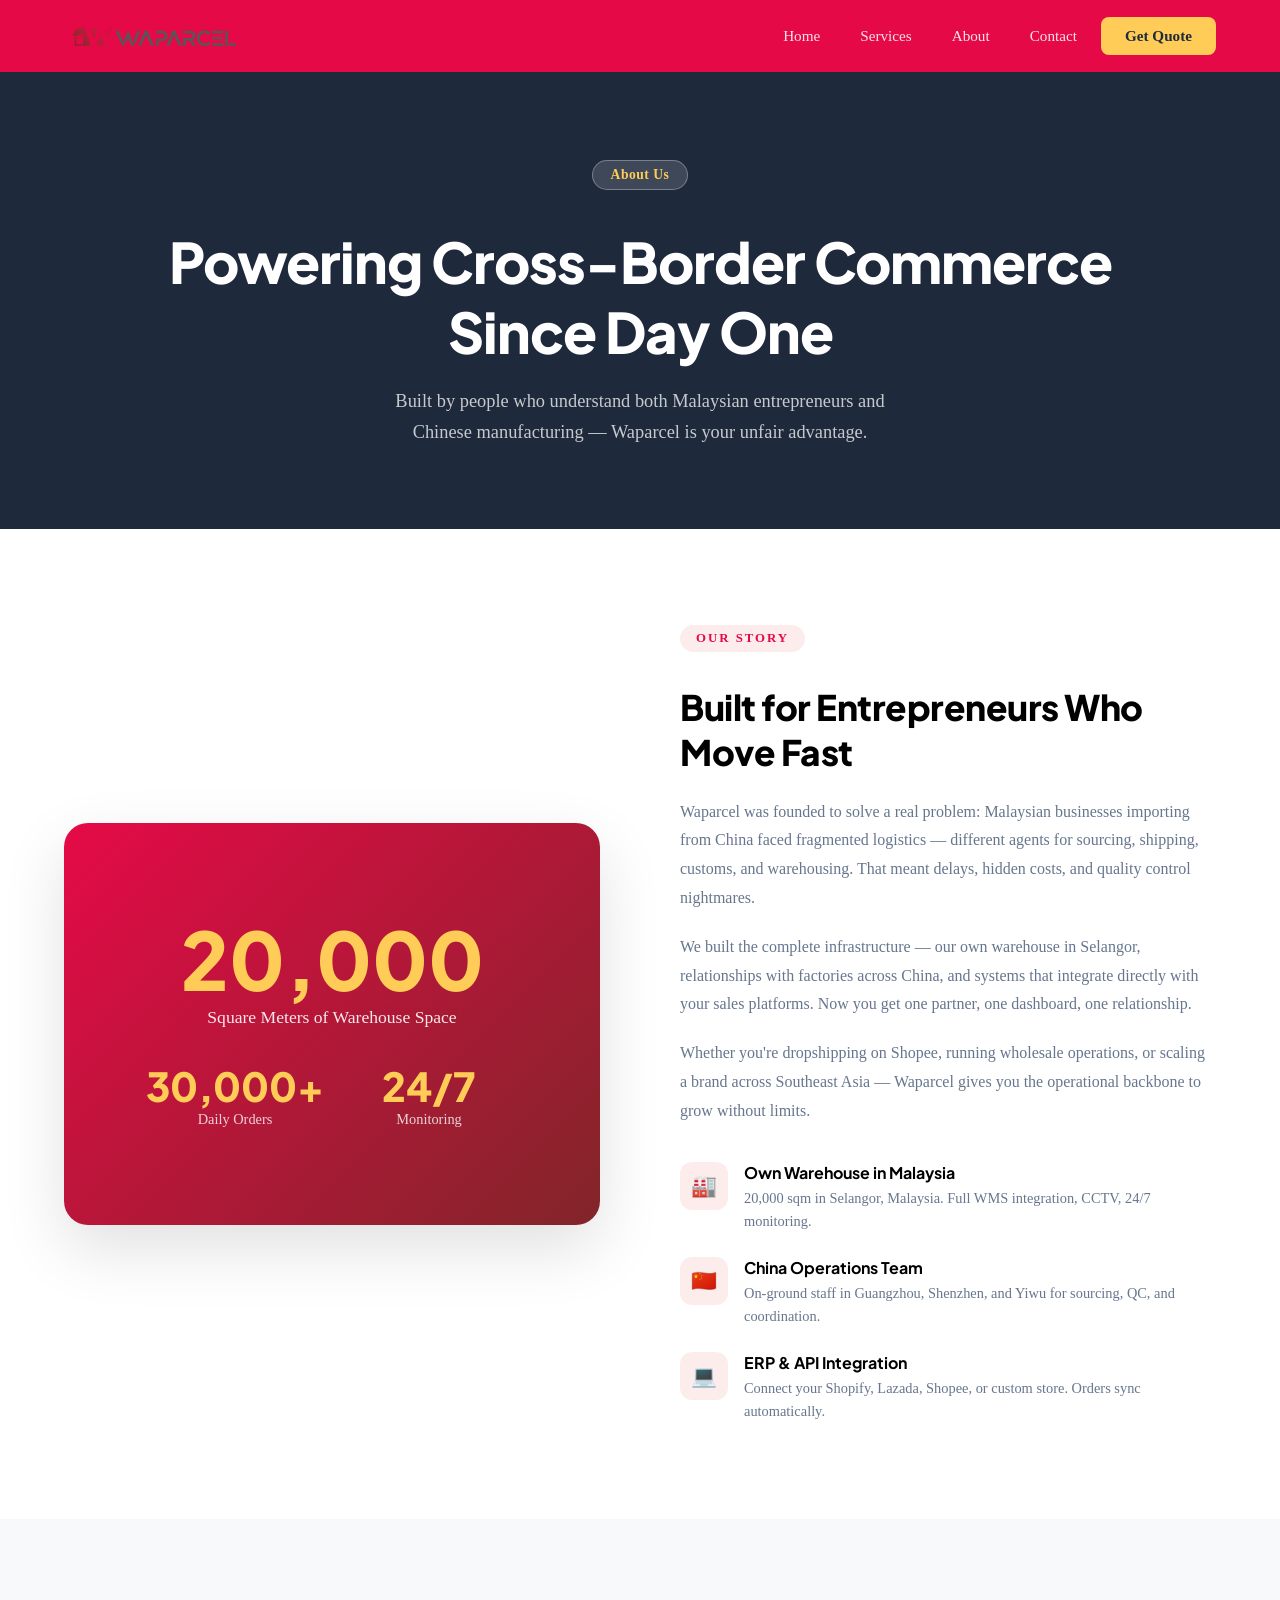
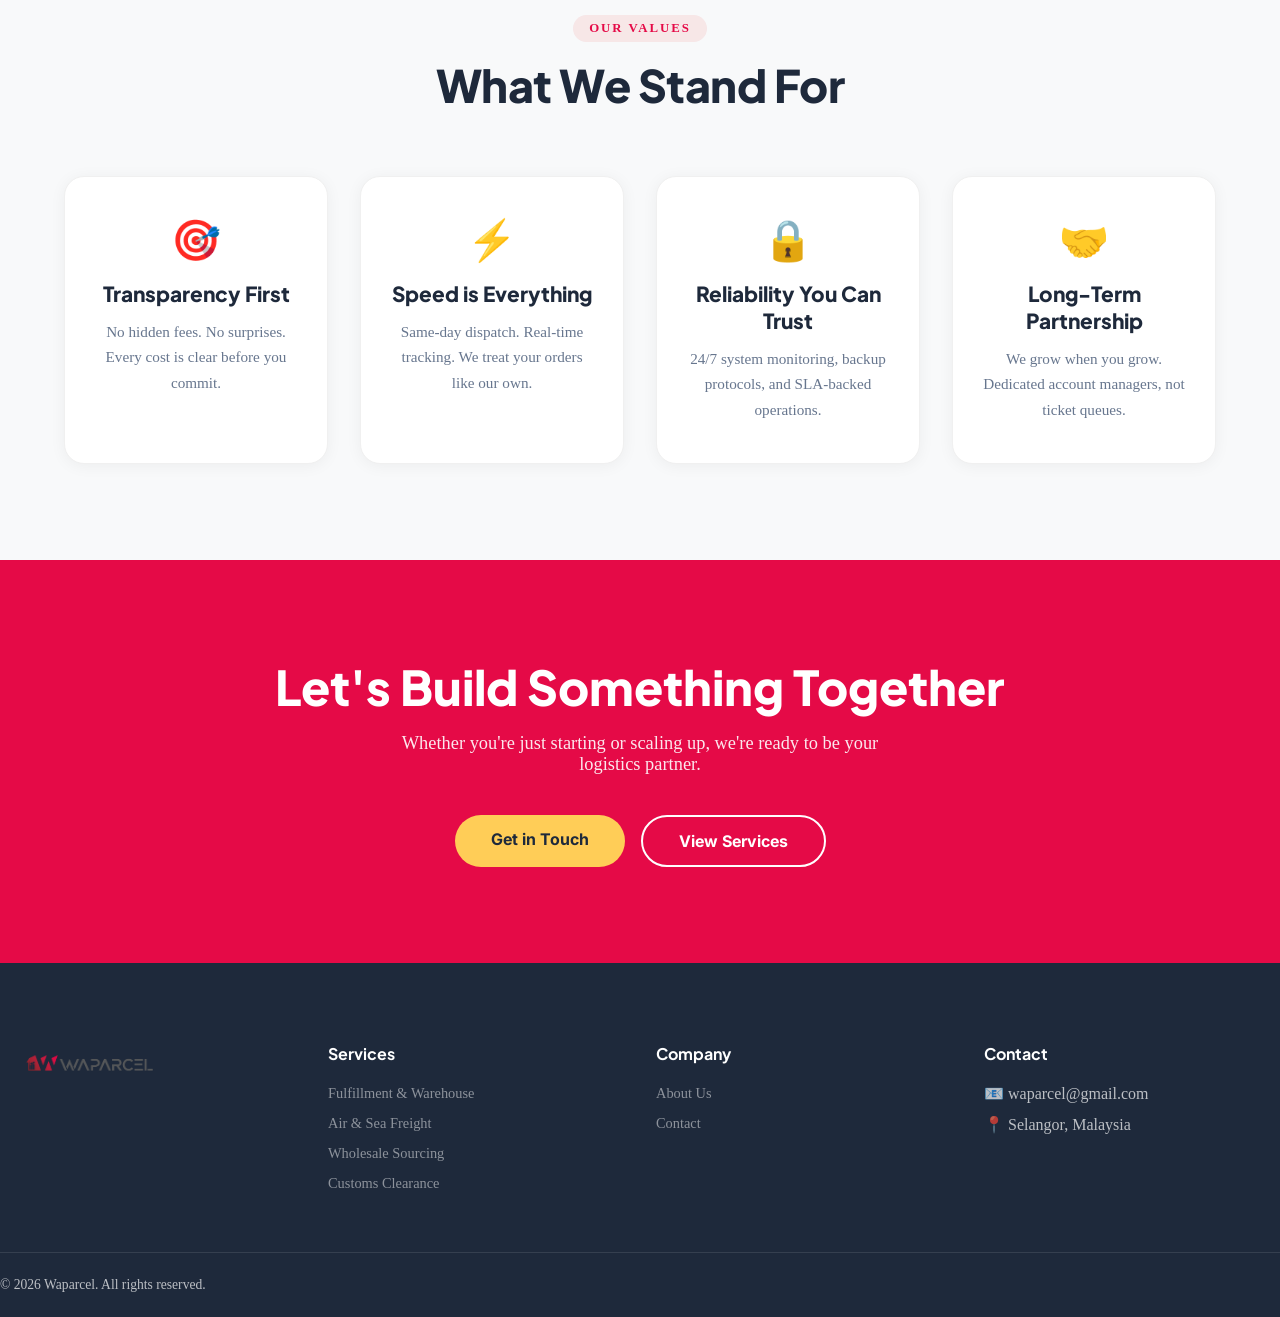
<file: about.html>
<!DOCTYPE html>
<html lang="en">
<head>
<!-- Google tag (gtag.js) -->
<script async src="https://www.googletagmanager.com/gtag/js?id=G-65H1P3PLHP"></script>
<script>
  window.dataLayer = window.dataLayer || [];
  function gtag(){dataLayer.push(arguments);}
  gtag('js', new Date());
  gtag('config', 'G-65H1P3PLHP');
</script>
  <meta charset="UTF-8">
  <meta name="viewport" content="width=device-width, initial-scale=1.0">
  <title>About WAPARCEL – China-Malaysia Logistics Partner</title>
  <meta name="description" content="Waparcel is Malaysia's trusted China logistics partner since 2020. 20,000 sqm warehouse, 30,000+ daily orders. We handle air freight, sea freight, fulfillment, and more.">
  <link rel="canonical" href="https://waparcel.com/about.html">
  <meta property="og:title" content="About Waparcel – Your China-Malaysia Logistics Partner">
  <meta property="og:description" content="Learn about Waparcel - Malaysia's leading China logistics company with 20,000 sqm warehouse and 30,000+ daily orders.">
  <meta property="og:url" content="https://waparcel.com/about.html">
  <meta name="description" content="About Waparcel — Malaysia's trusted China logistics partner. 20,000 sqm warehouse, serving 30,000+ orders daily across Malaysia and China.">
  <title>About Us – WAPARCEL | China-Malaysia Logistics</title>
  <link rel="preconnect" href="https://fonts.googleapis.com">
  <link href="https://fonts.googleapis.com/css2?family=Plus+Jakarta+Sans:wght@600;700;800;900&family=Inter:wght@400;500;600;700&display=swap" rel="stylesheet">
  <link rel="stylesheet" href="css/style.css">
<style>
@media (max-width: 768px) { 
  /* Simple mobile header */
  .header { display: block !important; visibility: visible !important; height: auto !important; padding: 10px 16px !important; position: relative !important; background: #E50A47; } 
  .header-inner { display: flex; align-items: center; justify-content: space-between; height: auto; }
  .nav { display: none !important; } 
  .mobile-toggle { display: block !important; }
  .logo img { height: 28px; }
  .nav-cta { display: none !important; }
  .container { max-width: 100% !important; padding: 0 16px !important; width: 100% !important; box-sizing: border-box !important; } 
  body { overflow-x: hidden !important; } 
  .hero { width: 100% !important; padding: 70px 0 40px !important; } 
  .hero-content { width: 100% !important; max-width: 100% !important; padding: 16px !important; box-sizing: border-box !important; } 
  .hero-stats { display: flex !important; flex-direction: column !important; gap: 16px !important; width: 100% !important; align-items: center !important; } 
  .section, .cta-section, .footer { width: 100% !important; max-width: 100% !important; box-sizing: border-box !important; overflow-x: hidden !important; }
  .footer-grid { display: flex !important; flex-direction: column !important; gap: 24px; text-align: center !important; }
  .footer-grid > div { text-align: center !important; width: 100%; }
  .footer-brand { text-align: center !important; }
  .footer-brand img { display: block !important; margin-left: auto !important; margin-right: auto !important; }
  .footer-brand p { text-align: center !important; }
  .footer-col { text-align: center !important; }
  .footer-col h4 { text-align: center !important; }
  .footer-col ul { justify-content: center !important; }
}
</style>
</head>
<body>

<header class="header">
  <div class="container header-inner">
    <a href="index.html" class="logo"><img src="images/logo.png" alt="WAPARCEL" height="40"></a>
    <nav class="nav">
      <a href="index.html">Home</a>
      <a href="services.html">Services</a>
      <a href="about.html">About</a>
      <a href="contact.html">Contact</a>
      <a href="contact.html" class="nav-cta">Get Quote</a>
    </nav>
    <button class="mobile-toggle" onclick="toggleMobile()" aria-label="Menu">
      <svg viewBox="0 0 24 24" fill="none" stroke="currentColor" stroke-width="2"><path d="M3 12h18M3 6h18M3 18h18"/></svg>
    </button>
  </div>
</header>
<!-- Mobile Menu -->
<div id="mobileMenuOverlay" style="display:none; position:fixed; top:50px; left:0; right:0; bottom:0; background:#E50A47; z-index:998; padding:20px;">
  <div style="display:flex; flex-direction:column; gap:8px;">
    <a href="index.html" style="color:white; padding:14px 20px; text-decoration:none; font-size:1rem; border-radius:8px; background:rgba(255,255,255,0.1);">Home</a>
    <a href="services.html" style="color:white; padding:14px 20px; text-decoration:none; font-size:1rem; border-radius:8px; background:rgba(255,255,255,0.1);">Services</a>
    <a href="about.html" style="color:white; padding:14px 20px; text-decoration:none; font-size:1rem; border-radius:8px; background:rgba(255,255,255,0.1);">About</a>
    <a href="contact.html" style="color:white; padding:14px 20px; text-decoration:none; font-size:1rem; border-radius:8px; background:rgba(255,255,255,0.1);">Contact</a>
  </div>
</div>
<script>
document.addEventListener("DOMContentLoaded",function(){
  var toggle=document.querySelector(".mobile-toggle");
  var menu=document.getElementById("mobileMenuOverlay");
  if(toggle&&menu){
    toggle.addEventListener("click",function(){
      menu.style.display=menu.style.display==="block"?"none":"block";
    });
  }
});
</script>

<div class="mobile-menu" id="mobileMenu">
  <a href="index.html" onclick="toggleMobile()">Home</a>
  <a href="services.html" onclick="toggleMobile()">Services</a>
  <a href="about.html" onclick="toggleMobile()">About</a>
  <a href="contact.html" onclick="toggleMobile()">Contact</a>
  <a href="contact.html" class="nav-cta" onclick="toggleMobile()">Get Quote</a>
</div>

<!-- PAGE HERO -->
<section style="background:var(--dark); padding:160px 0 80px; text-align:center; color:white;">
  <div class="container">
    <span class="hero-badge">About Us</span>
    <h1 style="font-family:var(--font-head); font-size:clamp(2.5rem,5vw,3.5rem); font-weight:800; margin-top:16px; letter-spacing:-1px;">Powering Cross-Border Commerce<br>Since Day One</h1>
    <p style="color:rgba(255,255,255,0.75); font-size:1.15rem; max-width:540px; margin:20px auto 0; line-height:1.7;">Built by people who understand both Malaysian entrepreneurs and Chinese manufacturing — Waparcel is your unfair advantage.</p>
  </div>
</section>

<!-- ABOUT CONTENT -->
<section class="section">
  <div class="container">
    <div class="about-grid">
      <div class="about-image">
        <div class="about-image-inner">
          <div class="big-num">20,000</div>
          <p>Square Meters of Warehouse Space</p>
          <div style="margin-top:32px; display:grid; grid-template-columns:1fr 1fr; gap:16px; text-align:center;">
            <div>
              <div style="font-size:2.5rem; font-weight:900; color:var(--yellow); font-family:var(--font-head);">30,000+</div>
              <div style="font-size:0.9rem; opacity:0.8;">Daily Orders</div>
            </div>
            <div>
              <div style="font-size:2.5rem; font-weight:900; color:var(--yellow); font-family:var(--font-head);">24/7</div>
              <div style="font-size:0.9rem; opacity:0.8;">Monitoring</div>
            </div>
          </div>
        </div>
      </div>
      <div>
        <span class="section-label">Our Story</span>
        <h2 style="font-family:var(--font-head); font-size:2.2rem; font-weight:800; margin:16px 0 24px; letter-spacing:-0.5px;">Built for Entrepreneurs Who Move Fast</h2>
        <p style="color:var(--gray); line-height:1.8; margin-bottom:20px;">Waparcel was founded to solve a real problem: Malaysian businesses importing from China faced fragmented logistics — different agents for sourcing, shipping, customs, and warehousing. That meant delays, hidden costs, and quality control nightmares.</p>
        <p style="color:var(--gray); line-height:1.8; margin-bottom:20px;">We built the complete infrastructure — our own warehouse in Selangor, relationships with factories across China, and systems that integrate directly with your sales platforms. Now you get one partner, one dashboard, one relationship.</p>
        <p style="color:var(--gray); line-height:1.8; margin-bottom:36px;">Whether you're dropshipping on Shopee, running wholesale operations, or scaling a brand across Southeast Asia — Waparcel gives you the operational backbone to grow without limits.</p>

        <div class="about-features">
          <div class="about-feature">
            <div class="about-feature-icon">🏭</div>
            <div>
              <h4>Own Warehouse in Malaysia</h4>
              <p>20,000 sqm in Selangor, Malaysia. Full WMS integration, CCTV, 24/7 monitoring.</p>
            </div>
          </div>
          <div class="about-feature">
            <div class="about-feature-icon">🇨🇳</div>
            <div>
              <h4>China Operations Team</h4>
              <p>On-ground staff in Guangzhou, Shenzhen, and Yiwu for sourcing, QC, and coordination.</p>
            </div>
          </div>
          <div class="about-feature">
            <div class="about-feature-icon">💻</div>
            <div>
              <h4>ERP & API Integration</h4>
              <p>Connect your Shopify, Lazada, Shopee, or custom store. Orders sync automatically.</p>
            </div>
          </div>
        </div>
      </div>
    </div>
  </div>
</section>

<!-- VALUES -->
<section class="section why-section">
  <div class="container">
    <div class="section-header">
      <span class="section-label">Our Values</span>
      <h2 class="section-title">What We Stand For</h2>
    </div>
    <div class="stats-grid" style="margin-top:48px;">
      <div class="stat-card">
        <div class="stat-icon">🎯</div>
        <div style="font-family:var(--font-head); font-size:1.3rem; font-weight:800; color:var(--dark); margin-bottom:12px;">Transparency First</div>
        <p style="color:var(--gray); font-size:0.95rem; line-height:1.7;">No hidden fees. No surprises. Every cost is clear before you commit.</p>
      </div>
      <div class="stat-card">
        <div class="stat-icon">⚡</div>
        <div style="font-family:var(--font-head); font-size:1.3rem; font-weight:800; color:var(--dark); margin-bottom:12px;">Speed is Everything</div>
        <p style="color:var(--gray); font-size:0.95rem; line-height:1.7;">Same-day dispatch. Real-time tracking. We treat your orders like our own.</p>
      </div>
      <div class="stat-card">
        <div class="stat-icon">🔒</div>
        <div style="font-family:var(--font-head); font-size:1.3rem; font-weight:800; color:var(--dark); margin-bottom:12px;">Reliability You Can Trust</div>
        <p style="color:var(--gray); font-size:0.95rem; line-height:1.7;">24/7 system monitoring, backup protocols, and SLA-backed operations.</p>
      </div>
      <div class="stat-card">
        <div class="stat-icon">🤝</div>
        <div style="font-family:var(--font-head); font-size:1.3rem; font-weight:800; color:var(--dark); margin-bottom:12px;">Long-Term Partnership</div>
        <p style="color:var(--gray); font-size:0.95rem; line-height:1.7;">We grow when you grow. Dedicated account managers, not ticket queues.</p>
      </div>
    </div>
  </div>
</section>

<!-- CTA -->
<section class="cta-section">
  <div class="container">
    <h2>Let's Build Something Together</h2>
    <p>Whether you're just starting or scaling up, we're ready to be your logistics partner.</p>
    <div class="cta-actions">
      <a href="contact.html" class="btn btn-yellow">Get in Touch</a>
      <a href="services.html" class="btn btn-outline">View Services</a>
    </div>
  </div>
</section>

    <!-- FOOTER -->
    <footer class="footer">
      <div class="footer-grid">
        <div class="footer-brand">
          <img src="images/logo.png" alt="WAPARCEL" height="40">
          
        </div>
        <div class="footer-col">
          <h4>Services</h4>
          <ul>
            <li><a href="services.html">Fulfillment & Warehouse</a></li>
            <li><a href="services.html">Air & Sea Freight</a></li>
            <li><a href="services.html">Wholesale Sourcing</a></li>
            <li><a href="services.html">Customs Clearance</a></li>
          </ul>
        </div>
        <div class="footer-col">
          <h4>Company</h4>
          <ul>
            <li><a href="about.html">About Us</a></li>
            <li><a href="contact.html">Contact</a></li>
          </ul>
        </div>
        <div class="footer-col">
          <h4>Contact</h4>
          <ul>
            <li>📧 waparcel@gmail.com</li>
            <li>📍 Selangor, Malaysia</li>
          </ul>
        </div>
      </div>
      <div class="footer-bottom"><span>© 2026 Waparcel. All rights reserved.</span></div>
    </footer>

    <button class="scroll-top" id="scrollTop" onclick="window.scrollTo({top:0,behavior:'smooth'})">↑</button>
    <script src="js/main.js"></script>
    
<!-- Cloudflare Web Analytics -->
<script defer src='https://static.cloudflareinsights.com/beacon.min.js' data-cf-beacon='{"token": "0a7e1320b04f4603828171eef7c8d79c"}'></script>
<!-- End Cloudflare Web Analytics -->

</body>
    </html>
</file>
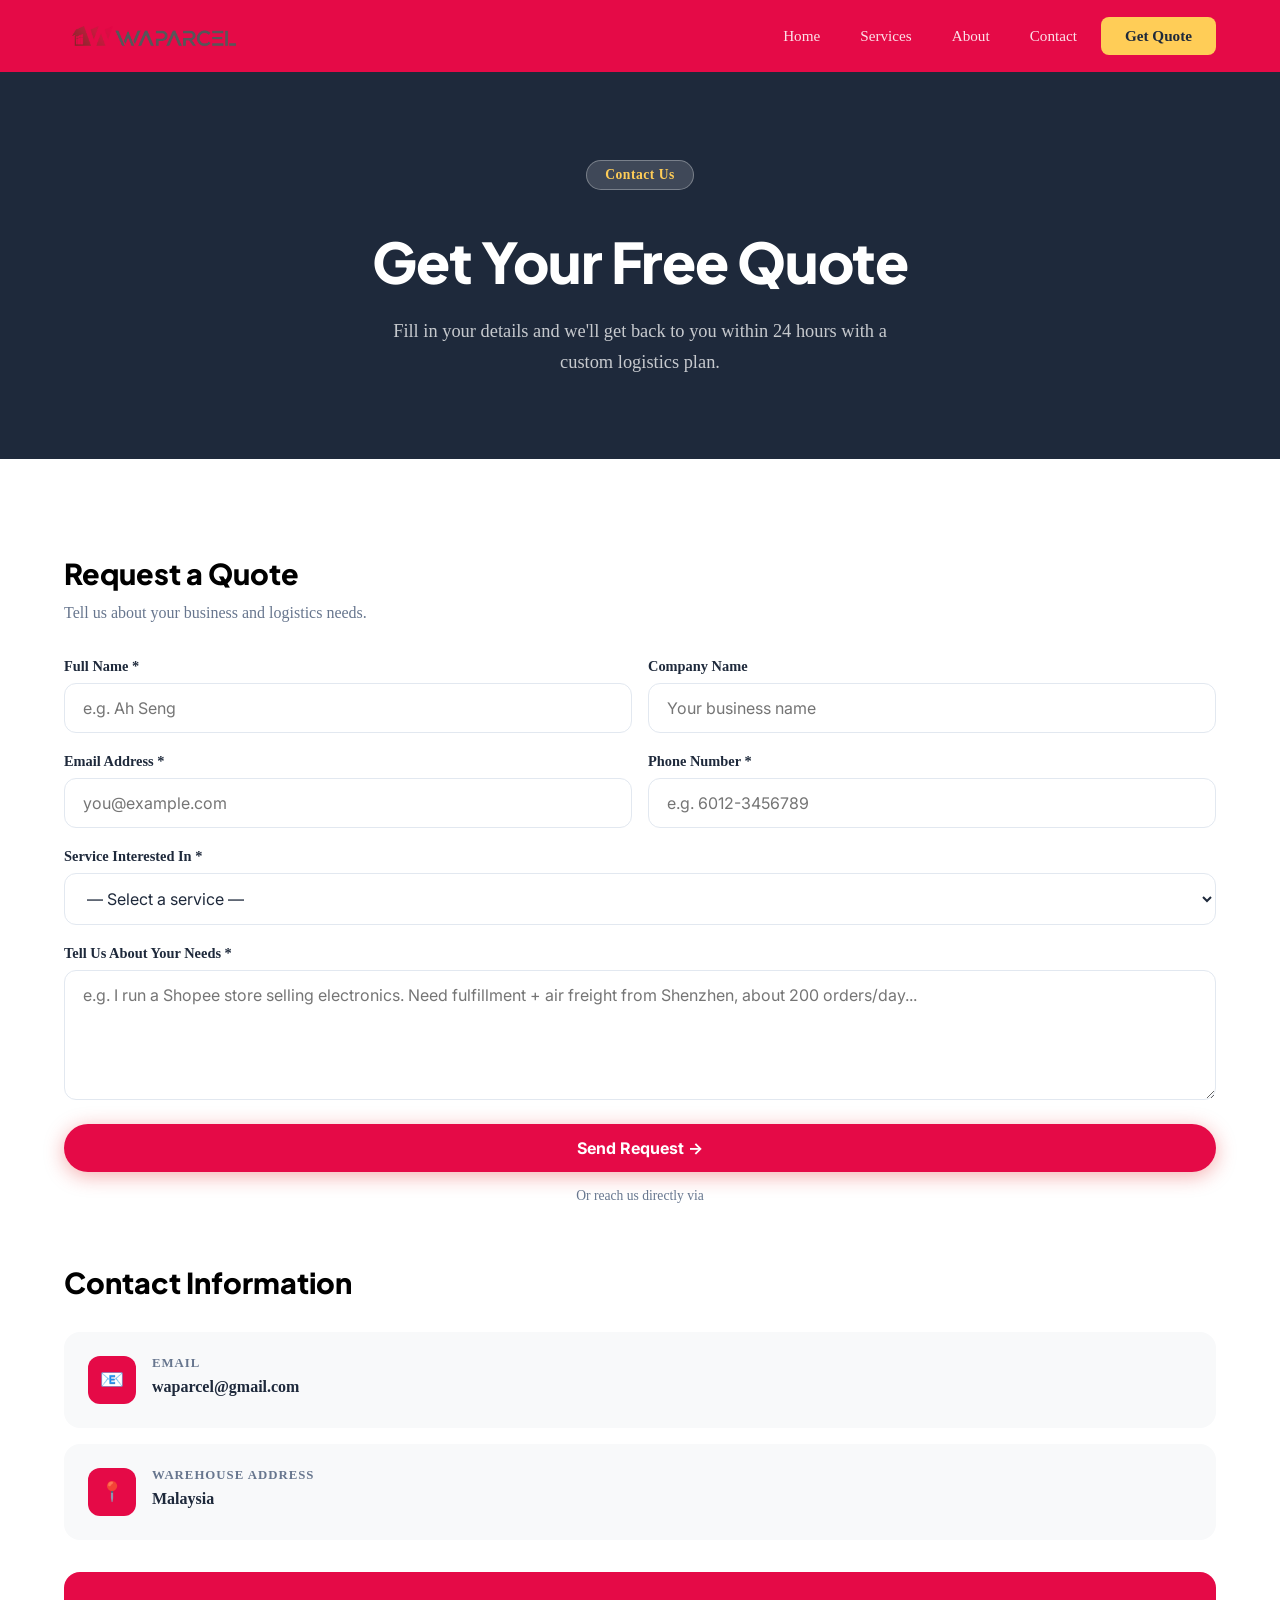
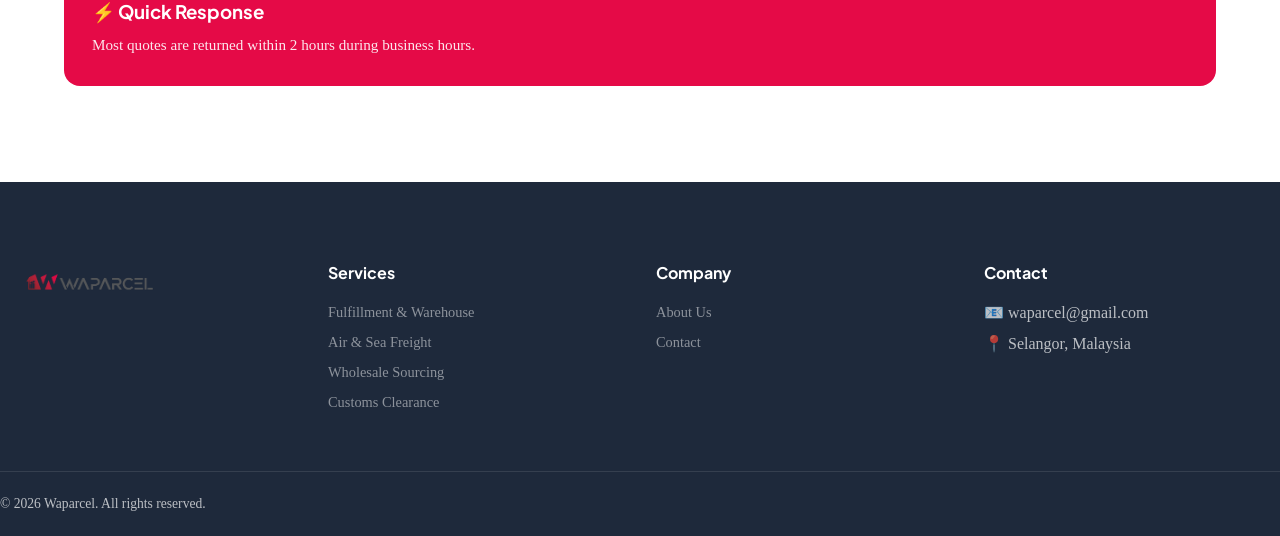
<file: contact.html>
<!DOCTYPE html>
<html lang="en">
<head>
<!-- Google tag (gtag.js) -->
<script async src="https://www.googletagmanager.com/gtag/js?id=G-65H1P3PLHP"></script>
<script>
  window.dataLayer = window.dataLayer || [];
  function gtag(){dataLayer.push(arguments);}
  gtag('js', new Date());
  gtag('config', 'G-65H1P3PLHP');
</script>
  <meta charset="UTF-8">
  <meta name="viewport" content="width=device-width, initial-scale=1.0">
  <title>Contact WAPARCEL – Get a Free Quote</title>
  <meta name="description" content="Contact Waparcel for a free logistics quote. Email us at waparcel@gmail.com for air freight, sea freight, warehouse fulfillment, and wholesale sourcing services.">
  <link rel="canonical" href="https://waparcel.com/contact.html">
  <meta property="og:title" content="Contact Waparcel – Get a Free Quote">
  <meta property="og:description" content="Get a free quote for your China-Malaysia logistics needs. Contact Waparcel today.">
  <meta property="og:url" content="https://waparcel.com/contact.html">
  <meta name="description" content="Contact Waparcel — Get a free logistics quote for Malaysia-China shipping, warehousing, and fulfillment services.">
  <title>Contact Us – WAPARCEL | Get a Free Quote</title>
  <link rel="preconnect" href="https://fonts.googleapis.com">
  <link href="https://fonts.googleapis.com/css2?family=Plus+Jakarta+Sans:wght@600;700;800;900&family=Inter:wght@400;500;600;700&display=swap" rel="stylesheet">
  <link rel="stylesheet" href="css/style.css">
<style>
@media (max-width: 768px) { 
  /* Simple mobile header */
  .header { display: block !important; visibility: visible !important; height: auto !important; padding: 10px 16px !important; position: relative !important; background: #E50A47; } 
  .header-inner { display: flex; align-items: center; justify-content: space-between; height: auto; }
  .nav { display: none !important; } 
  .mobile-toggle { display: block !important; }
  .logo img { height: 28px; }
  .nav-cta { display: none !important; }
  .container { max-width: 100% !important; padding: 0 16px !important; width: 100% !important; box-sizing: border-box !important; } 
  body { overflow-x: hidden !important; } 
  .hero { width: 100% !important; padding: 70px 0 40px !important; } 
  .hero-content { width: 100% !important; max-width: 100% !important; padding: 16px !important; box-sizing: border-box !important; } 
  .hero-stats { display: flex !important; flex-direction: column !important; gap: 16px !important; width: 100% !important; align-items: center !important; } 
  .section, .cta-section, .footer { width: 100% !important; max-width: 100% !important; box-sizing: border-box !important; overflow-x: hidden !important; }
  .footer-grid { display: flex !important; flex-direction: column !important; gap: 24px; text-align: center !important; }
  .footer-grid > div { text-align: center !important; width: 100%; }
  .footer-brand { text-align: center !important; }
  .footer-brand img { display: block !important; margin-left: auto !important; margin-right: auto !important; }
  .footer-brand p { text-align: center !important; }
  .footer-col { text-align: center !important; }
  .footer-col h4 { text-align: center !important; }
  .footer-col ul { justify-content: center !important; }
}
</style>
</head>
<body>

<header class="header">
  <div class="container header-inner">
    <a href="index.html" class="logo"><img src="images/logo.png" alt="WAPARCEL" height="40"></a>
    <nav class="nav">
      <a href="index.html">Home</a>
      <a href="services.html">Services</a>
      <a href="about.html">About</a>
      <a href="contact.html">Contact</a>
      <a href="contact.html" class="nav-cta">Get Quote</a>
    </nav>
    <button class="mobile-toggle" onclick="toggleMobile()" aria-label="Menu">
      <svg viewBox="0 0 24 24" fill="none" stroke="currentColor" stroke-width="2"><path d="M3 12h18M3 6h18M3 18h18"/></svg>
    </button>
  </div>
</header>
<!-- Mobile Menu -->
<div id="mobileMenuOverlay" style="display:none; position:fixed; top:50px; left:0; right:0; bottom:0; background:#E50A47; z-index:998; padding:20px;">
  <div style="display:flex; flex-direction:column; gap:8px;">
    <a href="index.html" style="color:white; padding:14px 20px; text-decoration:none; font-size:1rem; border-radius:8px; background:rgba(255,255,255,0.1);">Home</a>
    <a href="services.html" style="color:white; padding:14px 20px; text-decoration:none; font-size:1rem; border-radius:8px; background:rgba(255,255,255,0.1);">Services</a>
    <a href="about.html" style="color:white; padding:14px 20px; text-decoration:none; font-size:1rem; border-radius:8px; background:rgba(255,255,255,0.1);">About</a>
    <a href="contact.html" style="color:white; padding:14px 20px; text-decoration:none; font-size:1rem; border-radius:8px; background:rgba(255,255,255,0.1);">Contact</a>
  </div>
</div>
<script>
document.addEventListener("DOMContentLoaded",function(){
  var toggle=document.querySelector(".mobile-toggle");
  var menu=document.getElementById("mobileMenuOverlay");
  if(toggle&&menu){
    toggle.addEventListener("click",function(){
      menu.style.display=menu.style.display==="block"?"none":"block";
    });
  }
});
</script>

<div class="mobile-menu" id="mobileMenu">
  <a href="index.html" onclick="toggleMobile()">Home</a>
  <a href="services.html" onclick="toggleMobile()">Services</a>
  <a href="about.html" onclick="toggleMobile()">About</a>
  <a href="contact.html" onclick="toggleMobile()">Contact</a>
  <a href="contact.html" class="nav-cta" onclick="toggleMobile()">Get Quote</a>
</div>

<!-- PAGE HERO -->
<section style="background:var(--dark); padding:160px 0 80px; text-align:center; color:white;">
  <div class="container">
    <span class="hero-badge">Contact Us</span>
    <h1 style="font-family:var(--font-head); font-size:clamp(2.5rem,5vw,3.5rem); font-weight:800; margin-top:16px; letter-spacing:-1px;">Get Your Free Quote</h1>
    <p style="color:rgba(255,255,255,0.75); font-size:1.15rem; max-width:540px; margin:20px auto 0; line-height:1.7;">Fill in your details and we'll get back to you within 24 hours with a custom logistics plan.</p>
  </div>
</section>

<!-- CONTACT -->
<section class="section">
  <div class="container">
    <div class="contact-grid">

      <!-- FORM -->
      <div>
        <h2 style="font-family:var(--font-head); font-size:1.8rem; font-weight:800; margin-bottom:8px;">Request a Quote</h2>
        <p style="color:var(--gray); margin-bottom:32px; line-height:1.7;">Tell us about your business and logistics needs.</p>

        <form class="contact-form" id="quoteForm" onsubmit="handleSubmit(event)">
          <div class="form-row">
            <div class="form-group">
              <label for="name">Full Name *</label>
              <input type="text" id="name" name="name" placeholder="e.g. Ah Seng" required>
            </div>
            <div class="form-group">
              <label for="company">Company Name</label>
              <input type="text" id="company" name="company" placeholder="Your business name">
            </div>
          </div>
          <div class="form-row">
            <div class="form-group">
              <label for="email">Email Address *</label>
              <input type="email" id="email" name="email" placeholder="you@example.com" required>
            </div>
            <div class="form-group">
              
              <label for="phone">Phone Number *</label>
              <input type="tel" id="phone" name="phone" placeholder="e.g. 6012-3456789" required>
            </div>
          </div>
          <div class="form-group">
            <label for="service">Service Interested In *</label>
            <select id="service" name="service" required>
              <option value="">— Select a service —</option>
              <option value="fulfillment">Fulfillment & Warehousing</option>
              <option value="air-freight">Air Freight</option>
              <option value="sea-freight">Sea Freight</option>
              <option value="wholesale">Wholesale Purchasing</option>
              <option value="company-reg">Company Registration</option>
              <option value="agency">Agency Operation</option>
              <option value="other">Other / Multiple</option>
            </select>
          </div>
          <div class="form-group">
            <label for="message">Tell Us About Your Needs *</label>
            <textarea id="message" name="message" rows="5" placeholder="e.g. I run a Shopee store selling electronics. Need fulfillment + air freight from Shenzhen, about 200 orders/day..." required></textarea>
          </div>
          <button type="submit" class="btn btn-primary" style="width:100%; text-align:center;" id="submitBtn">Send Request →</button>
          <p style="font-size:0.85rem; color:var(--gray); margin-top:16px; text-align:center;">Or reach us directly via </p>
        </form>
      </div>

      <!-- INFO -->
      <div>
        <h2 style="font-family:var(--font-head); font-size:1.8rem; font-weight:800; margin-bottom:32px;">Contact Information</h2>

        

        <div class="contact-info-item">
          <div class="contact-info-icon">📧</div>
          <div>
            <div class="contact-info-label">Email</div>
            <div class="contact-info-value"><a href="mailto:waparcel@gmail.com">waparcel@gmail.com</a></div>
          </div>
        </div>

        <div class="contact-info-item">
          <div class="contact-info-icon">📍</div>
          <div>
            <div class="contact-info-label">Warehouse Address</div>
            <div class="contact-info-value">Malaysia</div>
          </div>
        </div>

        

        <div style="margin-top:32px; padding:28px; background:var(--red); border-radius:16px; color:white;">
          <h3 style="font-family:var(--font-head); font-weight:700; margin-bottom:8px;">⚡ Quick Response</h3>
          <p style="font-size:0.95rem; opacity:0.9; line-height:1.7;">Most quotes are returned within 2 hours during business hours. 
        </div>
      </div>

    </div>
  </div>
</section>

    <!-- FOOTER -->
    <footer class="footer">
      <div class="footer-grid">
        <div class="footer-brand">
          <img src="images/logo.png" alt="WAPARCEL" height="40">
          
        </div>
        <div class="footer-col">
          <h4>Services</h4>
          <ul>
            <li><a href="services.html">Fulfillment & Warehouse</a></li>
            <li><a href="services.html">Air & Sea Freight</a></li>
            <li><a href="services.html">Wholesale Sourcing</a></li>
            <li><a href="services.html">Customs Clearance</a></li>
          </ul>
        </div>
        <div class="footer-col">
          <h4>Company</h4>
          <ul>
            <li><a href="about.html">About Us</a></li>
            <li><a href="contact.html">Contact</a></li>
          </ul>
        </div>
        <div class="footer-col">
          <h4>Contact</h4>
          <ul>
            <li>📧 waparcel@gmail.com</li>
            <li>📍 Selangor, Malaysia</li>
          </ul>
        </div>
      </div>
      <div class="footer-bottom"><span>© 2026 Waparcel. All rights reserved.</span></div>
    </footer>

    <button class="scroll-top" id="scrollTop" onclick="window.scrollTo({top:0,behavior:'smooth'})">↑</button>
    <script src="js/main.js"></script>
    
<!-- Cloudflare Web Analytics -->
<script defer src='https://static.cloudflareinsights.com/beacon.min.js' data-cf-beacon='{"token": "0a7e1320b04f4603828171eef7c8d79c"}'></script>
<!-- End Cloudflare Web Analytics -->

</body>
    </html>
</file>
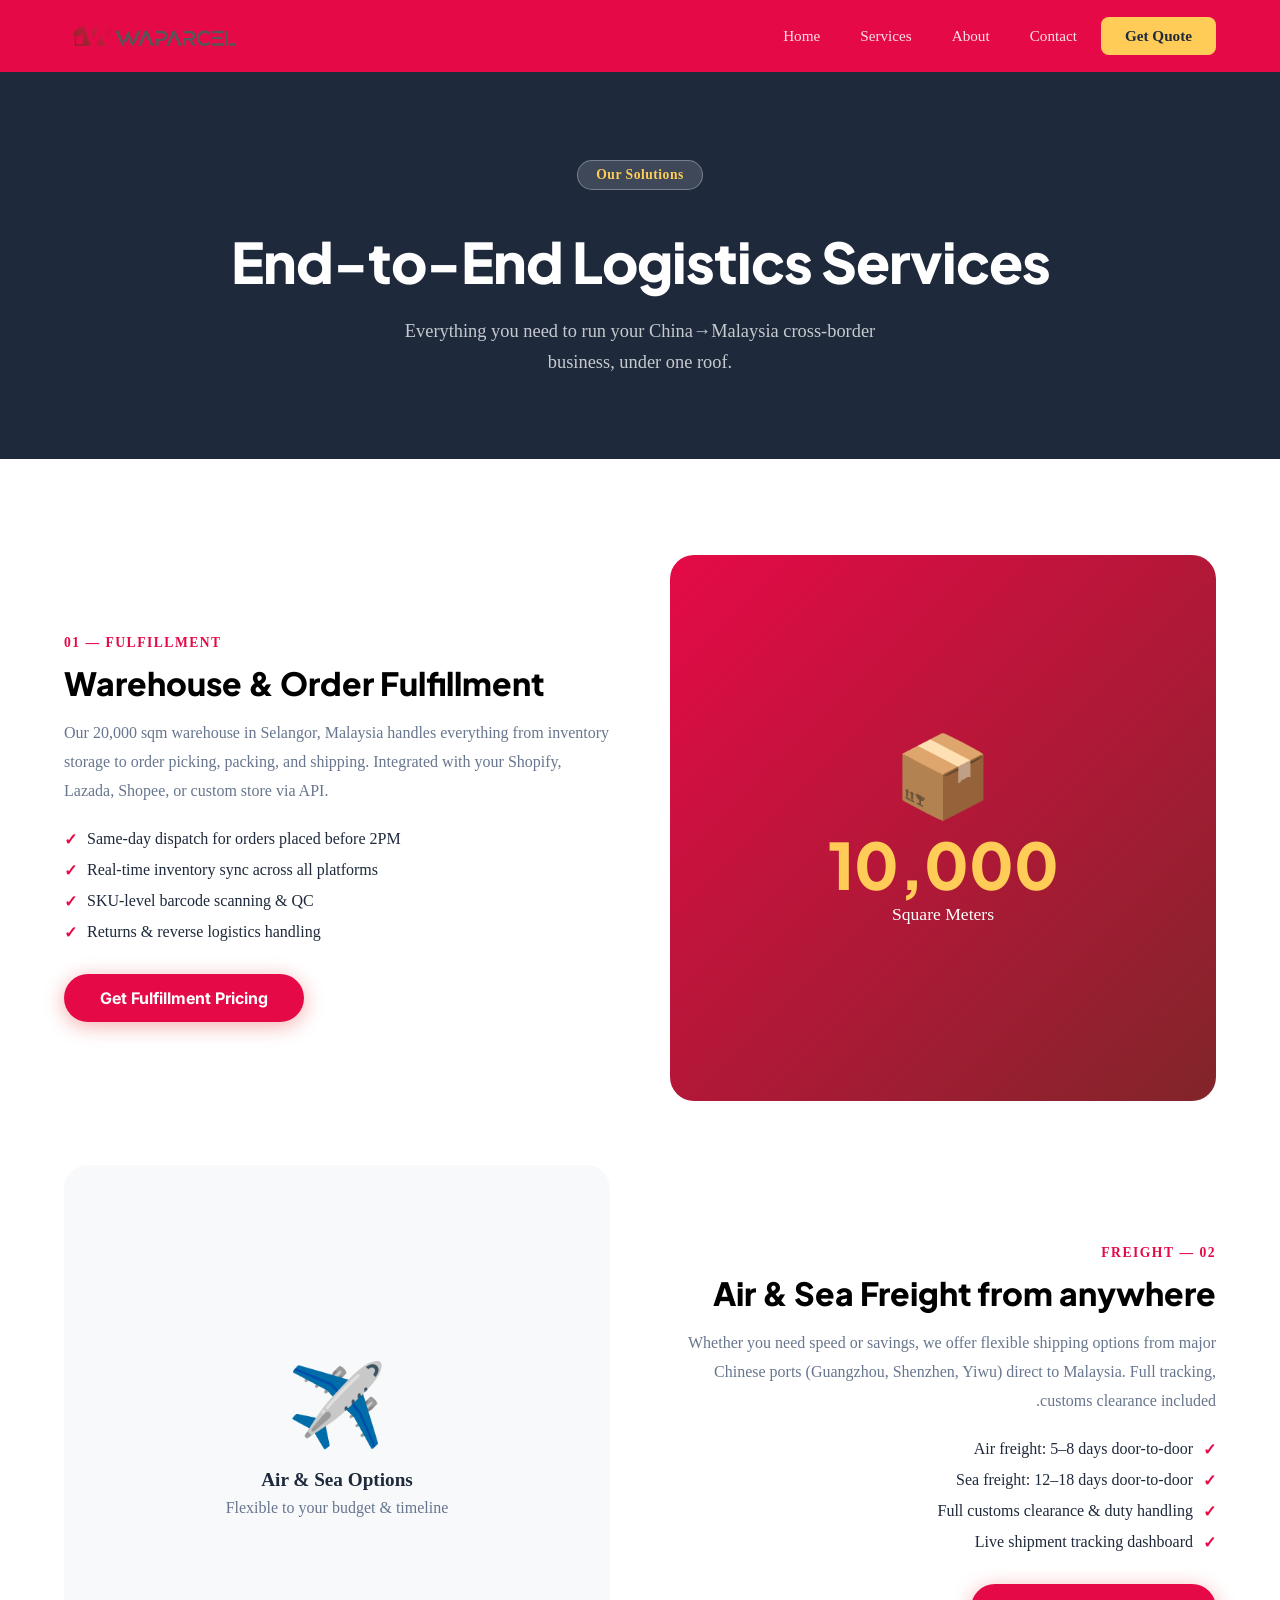
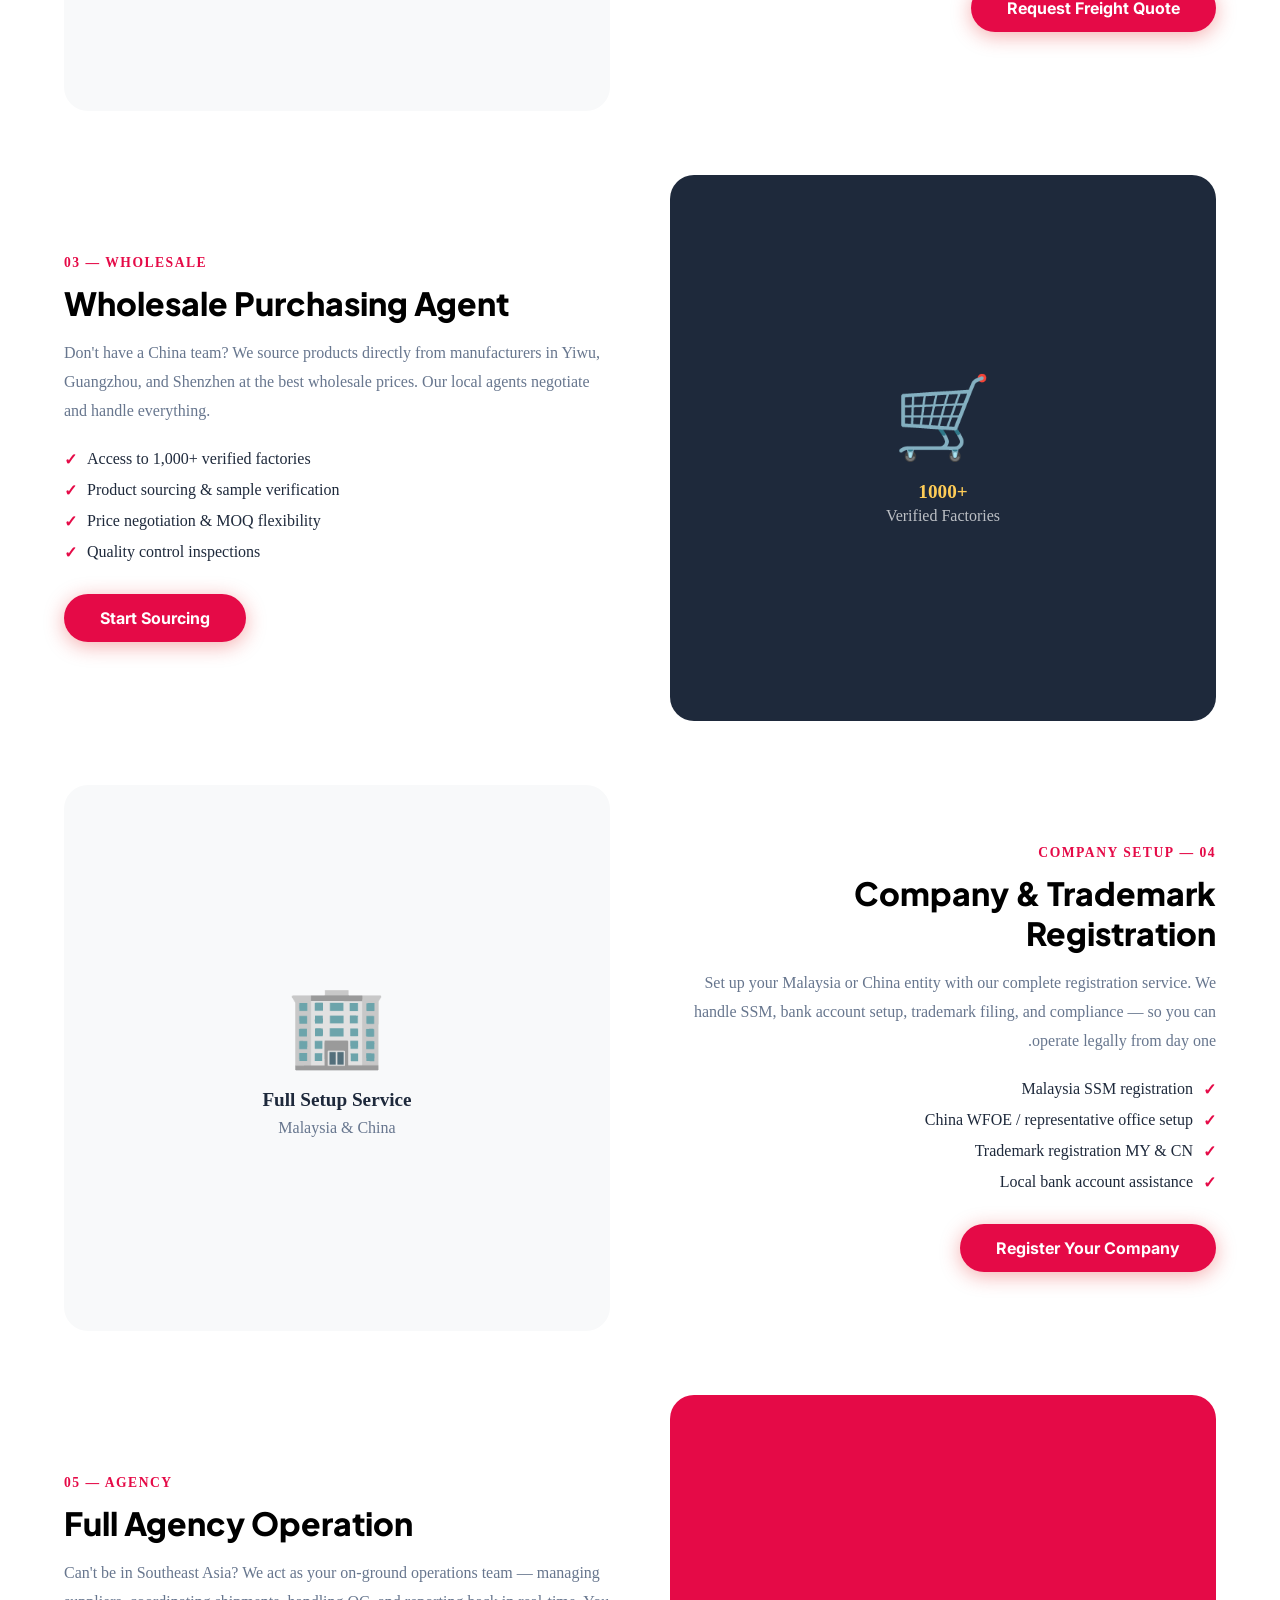
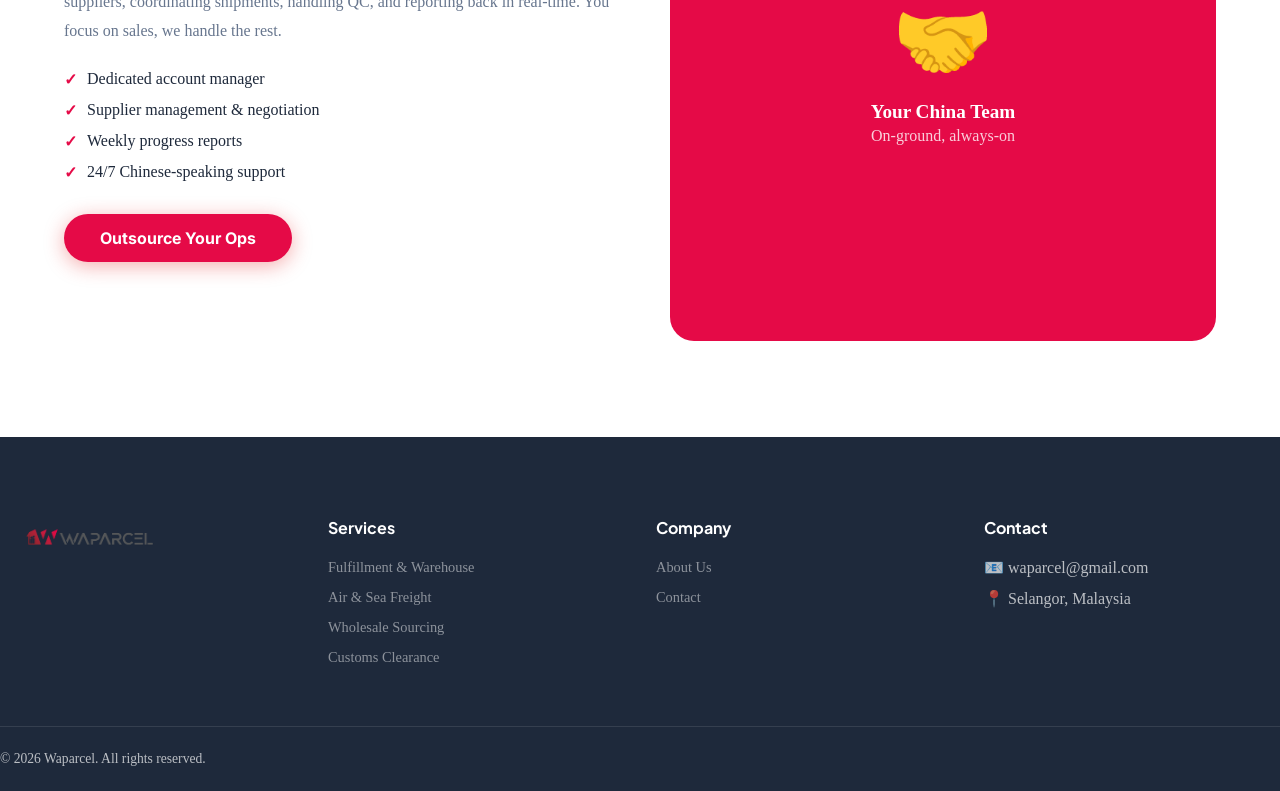
<file: services.html>
<!DOCTYPE html>
<html lang="en">
<head>
<!-- Google tag (gtag.js) -->
<script async src="https://www.googletagmanager.com/gtag/js?id=G-65H1P3PLHP"></script>
<script>
  window.dataLayer = window.dataLayer || [];
  function gtag(){dataLayer.push(arguments);}
  gtag('js', new Date());
  gtag('config', 'G-65H1P3PLHP');
</script>
  <meta charset="UTF-8">
  <meta name="viewport" content="width=device-width, initial-scale=1.0">
  <title>Services – WAPARCEL | Air Freight, Sea Freight, Warehouse Fulfillment Malaysia</title>
  <meta name="description" content="Waparcel services: Air freight, sea freight, warehouse fulfillment, customs clearance, wholesale sourcing, company registration, and live streaming sales in Malaysia.">
  <link rel="canonical" href="https://waparcel.com/services.html">
  <meta property="og:title" content="Waparcel Services – Air Freight, Sea Freight, Warehouse Fulfillment">
  <meta property="og:description" content="Complete logistics solutions in Malaysia. Air freight, sea freight, fulfillment, customs clearance, and wholesale sourcing from China.">
  <meta property="og:url" content="https://waparcel.com/services.html">
  <meta name="description" content="Waparcel services: Fulfillment, Air & Sea Freight, Wholesale Purchasing, Company Registration, Agency Operation. Complete China-Malaysia logistics.">
  <title>Services – WAPARCEL | China-Malaysia Logistics</title>
  <link rel="preconnect" href="https://fonts.googleapis.com">
  <link href="https://fonts.googleapis.com/css2?family=Plus+Jakarta+Sans:wght@600;700;800;900&family=Inter:wght@400;500;600;700&display=swap" rel="stylesheet">
  <link rel="stylesheet" href="css/style.css">
<style>
@media (max-width: 768px) { 
  /* Simple mobile header */
  .header { display: block !important; visibility: visible !important; height: auto !important; padding: 10px 16px !important; position: relative !important; background: #E50A47; } 
  .header-inner { display: flex; align-items: center; justify-content: space-between; height: auto; }
  .nav { display: none !important; } 
  .mobile-toggle { display: block !important; }
  .logo img { height: 28px; }
  .nav-cta { display: none !important; }
  .container { max-width: 100% !important; padding: 0 16px !important; width: 100% !important; box-sizing: border-box !important; } 
  body { overflow-x: hidden !important; } 
  .hero { width: 100% !important; padding: 70px 0 40px !important; } 
  .hero-content { width: 100% !important; max-width: 100% !important; padding: 16px !important; box-sizing: border-box !important; } 
  .hero-stats { display: flex !important; flex-direction: column !important; gap: 16px !important; width: 100% !important; align-items: center !important; } 
  .section, .cta-section, .footer { width: 100% !important; max-width: 100% !important; box-sizing: border-box !important; overflow-x: hidden !important; }
  .footer-grid { display: flex !important; flex-direction: column !important; gap: 24px; text-align: center !important; }
  .footer-grid > div { text-align: center !important; width: 100%; }
  .footer-brand { text-align: center !important; }
  .footer-brand img { display: block !important; margin-left: auto !important; margin-right: auto !important; }
  .footer-brand p { text-align: center !important; }
  .footer-col { text-align: center !important; }
  .footer-col h4 { text-align: center !important; }
  .footer-col ul { justify-content: center !important; }
}
</style>
</head>
<body id="services">

<header class="header">
  <div class="container header-inner">
    <a href="index.html" class="logo">
      <img src="images/logo.png" alt="WAPARCEL" height="40">
      
    </a>
    <nav class="nav">
      <a href="index.html">Home</a>
      <a href="services.html">Services</a>
      <a href="about.html">About</a>
      <a href="contact.html">Contact</a>
      <a href="contact.html" class="nav-cta">Get Quote</a>
    </nav>
    <button class="mobile-toggle" onclick="toggleMobile()" aria-label="Menu">
      <svg viewBox="0 0 24 24" fill="none" stroke="currentColor" stroke-width="2"><path d="M3 12h18M3 6h18M3 18h18"/></svg>
    </button>
  </div>
</header>
<!-- Mobile Menu -->
<div id="mobileMenuOverlay" style="display:none; position:fixed; top:50px; left:0; right:0; bottom:0; background:#E50A47; z-index:998; padding:20px;">
  <div style="display:flex; flex-direction:column; gap:8px;">
    <a href="index.html" style="color:white; padding:14px 20px; text-decoration:none; font-size:1rem; border-radius:8px; background:rgba(255,255,255,0.1);">Home</a>
    <a href="services.html" style="color:white; padding:14px 20px; text-decoration:none; font-size:1rem; border-radius:8px; background:rgba(255,255,255,0.1);">Services</a>
    <a href="about.html" style="color:white; padding:14px 20px; text-decoration:none; font-size:1rem; border-radius:8px; background:rgba(255,255,255,0.1);">About</a>
    <a href="contact.html" style="color:white; padding:14px 20px; text-decoration:none; font-size:1rem; border-radius:8px; background:rgba(255,255,255,0.1);">Contact</a>
  </div>
</div>
<script>
document.addEventListener("DOMContentLoaded",function(){
  var toggle=document.querySelector(".mobile-toggle");
  var menu=document.getElementById("mobileMenuOverlay");
  if(toggle&&menu){
    toggle.addEventListener("click",function(){
      menu.style.display=menu.style.display==="block"?"none":"block";
    });
  }
});
</script>

<div class="mobile-menu" id="mobileMenu">
  <a href="index.html" onclick="toggleMobile()">Home</a>
  <a href="services.html" onclick="toggleMobile()">Services</a>
  <a href="about.html" onclick="toggleMobile()">About</a>
  <a href="contact.html" onclick="toggleMobile()">Contact</a>
  <a href="contact.html" class="nav-cta" onclick="toggleMobile()">Get Quote</a>
</div>

<!-- PAGE HERO -->
<section style="background:var(--dark); padding: 160px 0 80px; text-align:center; color:white;">
  <div class="container">
    <span class="hero-badge">Our Solutions</span>
    <h1 style="font-family:var(--font-head); font-size:clamp(2.5rem,5vw,3.5rem); font-weight:800; margin-top:16px; letter-spacing:-1px;">End-to-End Logistics Services</h1>
    <p style="color:rgba(255,255,255,0.75); font-size:1.15rem; max-width:540px; margin:20px auto 0; line-height:1.7;">Everything you need to run your China→Malaysia cross-border business, under one roof.</p>
  </div>
</section>

<!-- SERVICES DETAIL -->
<section class="section">
  <div class="container">
    <div style="display:grid; gap:64px;">

      <!-- Fulfillment -->
      <div style="display:grid; grid-template-columns:1fr 1fr; gap:60px; align-items:center;">
        <div>
          <span style="color:var(--red); font-weight:700; font-size:0.85rem; text-transform:uppercase; letter-spacing:1.5px;">01 — Fulfillment</span>
          <h2 style="font-family:var(--font-head); font-size:2rem; font-weight:800; margin:12px 0 16px;">Warehouse & Order Fulfillment</h2>
          <p style="color:var(--gray); line-height:1.8; margin-bottom:24px;">Our 20,000 sqm warehouse in Selangor, Malaysia handles everything from inventory storage to order picking, packing, and shipping. Integrated with your Shopify, Lazada, Shopee, or custom store via API.</p>
          <ul style="display:grid; gap:12px; margin-bottom:32px;">
            <li style="display:flex; gap:10px; align-items:center; color:var(--dark);"><span style="color:var(--red); font-weight:700;">✓</span> Same-day dispatch for orders placed before 2PM</li>
            <li style="display:flex; gap:10px; align-items:center; color:var(--dark);"><span style="color:var(--red); font-weight:700;">✓</span> Real-time inventory sync across all platforms</li>
            <li style="display:flex; gap:10px; align-items:center; color:var(--dark);"><span style="color:var(--red); font-weight:700;">✓</span> SKU-level barcode scanning & QC</li>
            <li style="display:flex; gap:10px; align-items:center; color:var(--dark);"><span style="color:var(--red); font-weight:700;">✓</span> Returns & reverse logistics handling</li>
          </ul>
          <a href="contact.html" class="btn btn-primary">Get Fulfillment Pricing</a>
        </div>
        <div style="background:linear-gradient(135deg,var(--red) 0%,var(--red-dark) 100%); border-radius:24px; padding:60px; text-align:center; aspect-ratio:1; display:flex; align-items:center; justify-content:center;">
          <div>
            <div style="font-size:5rem;">📦</div>
            <div style="font-size:4rem; font-weight:900; color:var(--yellow); font-family:var(--font-head);">10,000</div>
            <div style="color:white; font-size:1.1rem;">Square Meters</div>
          </div>
        </div>
      </div>

      <!-- Air & Sea Freight -->
      <div style="display:grid; grid-template-columns:1fr 1fr; gap:60px; align-items:center; direction:rtl;">
        <div>
          <span style="color:var(--red); font-weight:700; font-size:0.85rem; text-transform:uppercase; letter-spacing:1.5px;">02 — Freight</span>
          <h2 style="font-family:var(--font-head); font-size:2rem; font-weight:800; margin:12px 0 16px;">Air & Sea Freight from anywhere</h2>
          <p style="color:var(--gray); line-height:1.8; margin-bottom:24px;">Whether you need speed or savings, we offer flexible shipping options from major Chinese ports (Guangzhou, Shenzhen, Yiwu) direct to Malaysia. Full tracking, customs clearance included.</p>
          <ul style="display:grid; gap:12px; margin-bottom:32px;">
            <li style="display:flex; gap:10px; align-items:center; color:var(--dark);"><span style="color:var(--red); font-weight:700;">✓</span> Air freight: 5–8 days door-to-door</li>
            <li style="display:flex; gap:10px; align-items:center; color:var(--dark);"><span style="color:var(--red); font-weight:700;">✓</span> Sea freight: 12–18 days door-to-door</li>
            <li style="display:flex; gap:10px; align-items:center; color:var(--dark);"><span style="color:var(--red); font-weight:700;">✓</span> Full customs clearance & duty handling</li>
            <li style="display:flex; gap:10px; align-items:center; color:var(--dark);"><span style="color:var(--red); font-weight:700;">✓</span> Live shipment tracking dashboard</li>
          </ul>
          <a href="contact.html" class="btn btn-primary">Request Freight Quote</a>
        </div>
        <div style="background:var(--light-bg); border-radius:24px; padding:60px; text-align:center; aspect-ratio:1; display:flex; align-items:center; justify-content:center; direction:ltr;">
          <div>
            <div style="font-size:5rem;">✈️</div>
            <div style="font-size:1.2rem; font-weight:700; color:var(--dark); margin-top:16px;">Air & Sea Options</div>
            <div style="color:var(--gray); margin-top:8px;">Flexible to your budget & timeline</div>
          </div>
        </div>
      </div>

      <!-- Wholesale -->
      <div style="display:grid; grid-template-columns:1fr 1fr; gap:60px; align-items:center;">
        <div>
          <span style="color:var(--red); font-weight:700; font-size:0.85rem; text-transform:uppercase; letter-spacing:1.5px;">03 — Wholesale</span>
          <h2 style="font-family:var(--font-head); font-size:2rem; font-weight:800; margin:12px 0 16px;">Wholesale Purchasing Agent</h2>
          <p style="color:var(--gray); line-height:1.8; margin-bottom:24px;">Don't have a China team? We source products directly from manufacturers in Yiwu, Guangzhou, and Shenzhen at the best wholesale prices. Our local agents negotiate and handle everything.</p>
          <ul style="display:grid; gap:12px; margin-bottom:32px;">
            <li style="display:flex; gap:10px; align-items:center; color:var(--dark);"><span style="color:var(--red); font-weight:700;">✓</span> Access to 1,000+ verified factories</li>
            <li style="display:flex; gap:10px; align-items:center; color:var(--dark);"><span style="color:var(--red); font-weight:700;">✓</span> Product sourcing & sample verification</li>
            <li style="display:flex; gap:10px; align-items:center; color:var(--dark);"><span style="color:var(--red); font-weight:700;">✓</span> Price negotiation & MOQ flexibility</li>
            <li style="display:flex; gap:10px; align-items:center; color:var(--dark);"><span style="color:var(--red); font-weight:700;">✓</span> Quality control inspections</li>
          </ul>
          <a href="contact.html" class="btn btn-primary">Start Sourcing</a>
        </div>
        <div style="background:var(--dark); border-radius:24px; padding:60px; text-align:center; aspect-ratio:1; display:flex; align-items:center; justify-content:center;">
          <div>
            <div style="font-size:5rem;">🛒</div>
            <div style="font-size:1.2rem; font-weight:700; color:var(--yellow); margin-top:16px;">1000+</div>
            <div style="color:rgba(255,255,255,0.7); margin-top:4px;">Verified Factories</div>
          </div>
        </div>
      </div>

      <!-- Company Registration -->
      <div style="display:grid; grid-template-columns:1fr 1fr; gap:60px; align-items:center; direction:rtl;">
        <div>
          <span style="color:var(--red); font-weight:700; font-size:0.85rem; text-transform:uppercase; letter-spacing:1.5px;">04 — Company Setup</span>
          <h2 style="font-family:var(--font-head); font-size:2rem; font-weight:800; margin:12px 0 16px;">Company & Trademark Registration</h2>
          <p style="color:var(--gray); line-height:1.8; margin-bottom:24px;">Set up your Malaysia or China entity with our complete registration service. We handle SSM, bank account setup, trademark filing, and compliance — so you can operate legally from day one.</p>
          <ul style="display:grid; gap:12px; margin-bottom:32px;">
            <li style="display:flex; gap:10px; align-items:center; color:var(--dark);"><span style="color:var(--red); font-weight:700;">✓</span> Malaysia SSM registration</li>
            <li style="display:flex; gap:10px; align-items:center; color:var(--dark);"><span style="color:var(--red); font-weight:700;">✓</span> China WFOE / representative office setup</li>
            <li style="display:flex; gap:10px; align-items:center; color:var(--dark);"><span style="color:var(--red); font-weight:700;">✓</span> Trademark registration MY & CN</li>
            <li style="display:flex; gap:10px; align-items:center; color:var(--dark);"><span style="color:var(--red); font-weight:700;">✓</span> Local bank account assistance</li>
          </ul>
          <a href="contact.html" class="btn btn-primary">Register Your Company</a>
        </div>
        <div style="background:var(--light-bg); border-radius:24px; padding:60px; text-align:center; aspect-ratio:1; display:flex; align-items:center; justify-content:center; direction:ltr;">
          <div>
            <div style="font-size:5rem;">🏢</div>
            <div style="font-size:1.2rem; font-weight:700; color:var(--dark); margin-top:16px;">Full Setup Service</div>
            <div style="color:var(--gray); margin-top:8px;">Malaysia & China</div>
          </div>
        </div>
      </div>

      <!-- Agency Operation -->
      <div style="display:grid; grid-template-columns:1fr 1fr; gap:60px; align-items:center;">
        <div>
          <span style="color:var(--red); font-weight:700; font-size:0.85rem; text-transform:uppercase; letter-spacing:1.5px;">05 — Agency</span>
          <h2 style="font-family:var(--font-head); font-size:2rem; font-weight:800; margin:12px 0 16px;">Full Agency Operation</h2>
          <p style="color:var(--gray); line-height:1.8; margin-bottom:24px;">Can't be in Southeast Asia? We act as your on-ground operations team — managing suppliers, coordinating shipments, handling QC, and reporting back in real-time. You focus on sales, we handle the rest.</p>
          <ul style="display:grid; gap:12px; margin-bottom:32px;">
            <li style="display:flex; gap:10px; align-items:center; color:var(--dark);"><span style="color:var(--red); font-weight:700;">✓</span> Dedicated account manager</li>
            <li style="display:flex; gap:10px; align-items:center; color:var(--dark);"><span style="color:var(--red); font-weight:700;">✓</span> Supplier management & negotiation</li>
            <li style="display:flex; gap:10px; align-items:center; color:var(--dark);"><span style="color:var(--red); font-weight:700;">✓</span> Weekly progress reports</li>
            <li style="display:flex; gap:10px; align-items:center; color:var(--dark);"><span style="color:var(--red); font-weight:700;">✓</span> 24/7 Chinese-speaking support</li>
          </ul>
          <a href="contact.html" class="btn btn-primary">Outsource Your Ops</a>
        </div>
        <div style="background:var(--red); border-radius:24px; padding:60px; text-align:center; aspect-ratio:1; display:flex; align-items:center; justify-content:center;">
          <div>
            <div style="font-size:5rem;">🤝</div>
            <div style="font-size:1.2rem; font-weight:700; color:white; margin-top:16px;">Your China Team</div>
            <div style="color:rgba(255,255,255,0.8); margin-top:4px;">On-ground, always-on</div>
          </div>
        </div>
      </div>

    </div>
  </div>
</section>



    <!-- FOOTER -->
    <footer class="footer">
      <div class="footer-grid">
        <div class="footer-brand">
          <img src="images/logo.png" alt="WAPARCEL" height="40">
          
        </div>
        <div class="footer-col">
          <h4>Services</h4>
          <ul>
            <li><a href="services.html">Fulfillment & Warehouse</a></li>
            <li><a href="services.html">Air & Sea Freight</a></li>
            <li><a href="services.html">Wholesale Sourcing</a></li>
            <li><a href="services.html">Customs Clearance</a></li>
          </ul>
        </div>
        <div class="footer-col">
          <h4>Company</h4>
          <ul>
            <li><a href="about.html">About Us</a></li>
            <li><a href="contact.html">Contact</a></li>
          </ul>
        </div>
        <div class="footer-col">
          <h4>Contact</h4>
          <ul>
            <li>📧 waparcel@gmail.com</li>
            <li>📍 Selangor, Malaysia</li>
          </ul>
        </div>
      </div>
      <div class="footer-bottom"><span>© 2026 Waparcel. All rights reserved.</span></div>
    </footer>

    <button class="scroll-top" id="scrollTop" onclick="window.scrollTo({top:0,behavior:'smooth'})">↑</button>
    <script src="js/main.js"></script>
    
<!-- Cloudflare Web Analytics -->
<script defer src='https://static.cloudflareinsights.com/beacon.min.js' data-cf-beacon='{"token": "0a7e1320b04f4603828171eef7c8d79c"}'></script>
<!-- End Cloudflare Web Analytics -->

</body>
    </html>
</file>
<file: css/style.css>
/* ============================================
   WAPARCEL - Global Styles
   Modern, Professional Logistics Theme
   Colors: Red #E50A47, White, Dark #1e293b
   ============================================ */

:root {
  --red: #E50A47;
  --red-dark: #812529;
  --red-light: #E50A47;
  --yellow: #ffcd57;
  --dark: #1e293b;
  --gray: #67768e;
  --light-bg: #f8f9fa;
  --white: #ffffff;
  --max-w: 1200px;
  --font-head: 'Plus Jakarta Sans', -apple-system, BlinkMacSystemFont, sans-serif;
  --font-body: 'Inter', -apple-system, BlinkMacSystemFont, sans-serif;
}

*, *::before, *::after { box-sizing: border-box; margin: 0; padding: 0; }

html { scroll-behavior: smooth; font-size: 16px; }

body {
  overflow-x: hidden;
} overflow-x: hidden;
  font-family: var(--font-body);
  color: var(--dark);
  line-height: 1.6;
  -webkit-font-smoothing: antialiased;
}

img { max-width: 100%; display: block; }
a { text-decoration: none; color: inherit; }
ul { list-style: none; }

.container {
  max-width: var(--max-w);
  margin: 0 auto;
  padding: 0 24px;
}

/* ---- Buttons ---- */
.btn {
  display: inline-block;
  padding: 14px 36px;
  border-radius: 50px;
  font-weight: 700;
  font-size: 1rem;
  cursor: pointer;
  border: none;
  transition: all 0.25s ease;
  font-family: var(--font-body);
  white-space: nowrap;
}
.btn-primary {
  background: var(--red);
  color: var(--white);
  box-shadow: 0 4px 20px rgba(226, 24, 24, 0.35);
}
.btn-primary:hover {
  background: var(--red-dark);
  transform: translateY(-2px);
  box-shadow: 0 8px 30px rgba(226, 24, 24, 0.4);
}
.btn-outline {
  background: transparent;
  color: var(--white);
  border: 2px solid var(--white);
}
.btn-outline:hover {
  background: var(--white);
  color: var(--red);
}
.btn-yellow {
  background: var(--yellow);
  color: var(--dark);
}
.btn-yellow:hover {
  background: #f5be3a;
  transform: translateY(-2px);
}

/* ---- Header / Nav ---- */
.header {
  position: fixed;
  top: 0; left: 0; right: 0;
  z-index: 1000;
  background: var(--red);
  transition: background 0.3s;
}
.header-inner {
  display: flex;
  align-items: center;
  justify-content: space-between;
  height: 72px;
}
.logo {
  display: flex;
  align-items: center;
  gap: 10px;
  color: var(--white);
  font-family: var(--font-head);
  font-weight: 800;
  font-size: 1.3rem;
  letter-spacing: -0.5px;
}
.logo img { height: 52px; width: auto; }
.logo-icon {
  width: 40px; height: 40px;
  background: var(--white);
  border-radius: 10px;
  display: flex;
  align-items: center;
  justify-content: center;
  font-size: 1.4rem;
  font-weight: 900;
  color: var(--red);
  flex-shrink: 0;
}
.nav { display: flex; align-items: center; gap: 8px; }
.nav a {
  color: rgba(255,255,255,0.88);
  padding: 8px 16px;
  border-radius: 8px;
  font-weight: 500;
  font-size: 0.95rem;
  transition: background 0.2s;
}
.nav a:hover { background: rgba(255,255,255,0.15); color: var(--white); }
.nav-cta {
  background: var(--yellow) !important;
  color: var(--dark) !important;
  font-weight: 700 !important;
  padding: 10px 24px !important;
}
.nav-cta:hover { background: #f5be3a !important; }

.mobile-toggle {
  display: none;
  background: none;
  border: none;
  cursor: pointer;
  padding: 8px;
  color: white;
}
.mobile-toggle svg { width: 28px; height: 28px; }

/* ---- Hero ---- */
.hero {
  position: relative;
  min-height: 100vh;
  display: flex;
  align-items: center;
  overflow: hidden;
  background: var(--dark);
}
.hero-bg {
  position: absolute;
  inset: 0;
  background:
    linear-gradient(135deg, rgba(30, 41, 59, 0.92) 0%, rgba(226, 24, 24, 0.80) 100%),
    url('images/hero.png') center/cover no-repeat;
}
.hero-content {
  position: relative;
  z-index: 2;
  color: var(--white);
  padding: 140px 0 100px;
  max-width: 680px;
}
.hero-badge {
  display: inline-block;
  background: rgba(255,255,255,0.15);
  border: 1px solid rgba(255,255,255,0.3);
  border-radius: 50px;
  padding: 6px 18px;
  font-size: 0.85rem;
  font-weight: 600;
  color: var(--yellow);
  margin-bottom: 20px;
  letter-spacing: 0.5px;
}
.hero h1 {
  font-family: var(--font-head);
  font-size: clamp(2.5rem, 5vw, 4rem);
  font-weight: 800;
  line-height: 1.15;
  margin-bottom: 20px;
  letter-spacing: -1px;
}
.hero h1 span { color: var(--yellow); }
.hero-desc {
  font-size: 1.15rem;
  line-height: 1.7;
  color: rgba(255,255,255,0.85);
  margin-bottom: 36px;
  max-width: 520px;
}
.hero-actions { display: flex; gap: 16px; flex-wrap: wrap; }
.hero-stats {
  display: grid;
  grid-template-columns: repeat(3, 1fr);
  gap: 24px;
  margin-top: 60px;
  padding-top: 48px;
  border-top: 1px solid rgba(255,255,255,0.2);
}
.hero-stat-num {
  font-family: var(--font-head);
  font-size: 2rem;
  font-weight: 800;
  color: var(--yellow);
  line-height: 1;
}
.hero-stat-label {
  font-size: 0.85rem;
  color: rgba(255,255,255,0.7);
  margin-top: 4px;
}

/* ---- Section Commons ---- */
.section { padding: 96px 0; }
.section-sm { padding: 64px 0; }
.section-header { text-align: center; margin-bottom: 64px; }
.section-label {
  display: inline-block;
  background: rgba(226, 24, 24, 0.08);
  color: var(--red);
  font-weight: 700;
  font-size: 0.8rem;
  text-transform: uppercase;
  letter-spacing: 2px;
  padding: 6px 16px;
  border-radius: 50px;
  margin-bottom: 16px;
}
.section-title {
  font-family: var(--font-head);
  font-size: clamp(2rem, 4vw, 2.8rem);
  font-weight: 800;
  line-height: 1.2;
  color: var(--dark);
  letter-spacing: -0.5px;
}
.section-subtitle {
  font-size: 1.1rem;
  color: var(--gray);
  margin-top: 16px;
  max-width: 560px;
  margin-left: auto;
  margin-right: auto;
  line-height: 1.7;
}

/* ---- Services ---- */
.services-grid {
  display: grid;
  grid-template-columns: repeat(auto-fit, minmax(240px, 1fr));
  gap: 24px;
}
.service-card {
  background: var(--white);
  border-radius: 20px;
  padding: 40px 32px;
  box-shadow: 0 2px 20px rgba(0,0,0,0.06);
  border: 1px solid #f0f0f0;
  transition: all 0.3s ease;
  position: relative;
  overflow: hidden;
}
.service-card::before {
  content: '';
  position: absolute;
  top: 0; left: 0; right: 0;
  height: 4px;
  background: var(--red);
  transform: scaleX(0);
  transition: transform 0.3s;
}
.service-card:hover {
  transform: translateY(-6px);
  box-shadow: 0 16px 48px rgba(0,0,0,0.12);
}
.service-card:hover::before { transform: scaleX(1); }
.service-icon {
  width: 64px; height: 64px;
  background: rgba(226, 24, 24, 0.08);
  border-radius: 16px;
  display: flex;
  align-items: center;
  justify-content: center;
  font-size: 1.8rem;
  margin-bottom: 20px;
}
.service-title {
  font-family: var(--font-head);
  font-size: 1.25rem;
  font-weight: 700;
  color: var(--dark);
  margin-bottom: 12px;
}
.service-desc {
  font-size: 0.95rem;
  color: var(--gray);
  line-height: 1.65;
}
.service-arrow {
  display: inline-flex;
  align-items: center;
  gap: 6px;
  margin-top: 20px;
  font-weight: 600;
  color: var(--red);
  font-size: 0.9rem;
  transition: gap 0.2s;
}
.service-card:hover .service-arrow { gap: 10px; }

/* ---- Why Choose / Stats ---- */
.why-section { background: var(--light-bg); }
.stats-grid {
  display: grid;
  grid-template-columns: repeat(auto-fit, minmax(220px, 1fr));
  gap: 32px;
  margin-top: 64px;
}
.stat-card {
  background: var(--white);
  border-radius: 20px;
  padding: 40px 28px;
  text-align: center;
  box-shadow: 0 2px 16px rgba(0,0,0,0.05);
  border: 1px solid #f0f0f0;
}
.stat-icon { font-size: 2.5rem; margin-bottom: 16px; }
.stat-num {
  font-family: var(--font-head);
  font-size: 2.5rem;
  font-weight: 800;
  color: var(--red);
  line-height: 1;
}
.stat-label {
  font-size: 0.95rem;
  color: var(--gray);
  margin-top: 8px;
  font-weight: 500;
}

/* ---- About ---- */
.about-grid {
  display: grid;
  grid-template-columns: 1fr 1fr;
  gap: 80px;
  align-items: center;
}
.about-image {
  border-radius: 24px;
  overflow: hidden;
  box-shadow: 0 24px 64px rgba(0,0,0,0.12);
  aspect-ratio: 4/3;
  background: linear-gradient(135deg, var(--red) 0%, var(--red-dark) 100%);
  display: flex;
  align-items: center;
  justify-content: center;
  position: relative;
}
.about-image-inner {
  text-align: center;
  color: white;
  padding: 40px;
}
.about-image-inner .big-num {
  font-family: var(--font-head);
  font-size: 5rem;
  font-weight: 900;
  line-height: 1;
  color: var(--yellow);
}
.about-image-inner p {
  font-size: 1.1rem;
  margin-top: 8px;
  opacity: 0.9;
}
.about-features {
  display: grid;
  gap: 24px;
  margin-top: 36px;
}
.about-feature {
  display: flex;
  gap: 16px;
  align-items: flex-start;
}
.about-feature-icon {
  width: 48px; height: 48px;
  border-radius: 12px;
  background: rgba(226, 24, 24, 0.08);
  display: flex;
  align-items: center;
  justify-content: center;
  font-size: 1.3rem;
  flex-shrink: 0;
  color: var(--red);
}
.about-feature h4 {
  font-family: var(--font-head);
  font-size: 1rem;
  font-weight: 700;
  margin-bottom: 4px;
}
.about-feature p {
  font-size: 0.9rem;
  color: var(--gray);
  line-height: 1.6;
}

/* ---- CTA ---- */
.cta-section {
  background: var(--red);
  color: var(--white);
  text-align: center;
  padding: 96px 0;
}
.cta-section h2 {
  font-family: var(--font-head);
  font-size: clamp(2rem, 4vw, 3rem);
  font-weight: 800;
  margin-bottom: 16px;
}
.cta-section p {
  font-size: 1.15rem;
  opacity: 0.9;
  margin-bottom: 40px;
  max-width: 520px;
  margin-left: auto;
  margin-right: auto;
}
.cta-actions { display: flex; gap: 16px; justify-content: center; flex-wrap: wrap; }

/* ---- Contact ---- */
.contact-grid {
  display: grid;
  grid-template-columns: 1fr 1fr;
  gap: 60px;
}
.contact-info-item {
  display: flex;
  gap: 16px;
  align-items: flex-start;
  padding: 24px;
  background: var(--light-bg);
  border-radius: 16px;
  margin-bottom: 16px;
}
.contact-info-icon {
  width: 48px; height: 48px;
  background: var(--red);
  border-radius: 12px;
  display: flex;
  align-items: center;
  justify-content: center;
  font-size: 1.2rem;
  flex-shrink: 0;
  color: white;
}
.contact-info-label {
  font-weight: 700;
  font-size: 0.8rem;
  text-transform: uppercase;
  letter-spacing: 1px;
  color: var(--gray);
  margin-bottom: 4px;
}
.contact-info-value {
  font-size: 1rem;
  font-weight: 600;
  color: var(--dark);
  line-height: 1.5;
}
.contact-form { margin-top: 32px; }
.form-group { margin-bottom: 20px; }
.form-group label {
  display: block;
  font-weight: 600;
  font-size: 0.9rem;
  margin-bottom: 8px;
  color: var(--dark);
}
.form-group input,
.form-group select,
.form-group textarea {
  width: 100%;
  padding: 14px 18px;
  border: 1.5px solid #e2e8f0;
  border-radius: 12px;
  font-size: 1rem;
  font-family: var(--font-body);
  transition: border-color 0.2s;
  background: var(--white);
  color: var(--dark);
}
.form-group input:focus,
.form-group select:focus,
.form-group textarea:focus {
  outline: none;
  border-color: var(--red);
  box-shadow: 0 0 0 3px rgba(226, 24, 24, 0.1);
}
.form-row { display: grid; grid-template-columns: 1fr 1fr; gap: 16px; }
textarea { resize: vertical; min-height: 120px; }

/* ---- Footer ---- */
.site-footer,.footer {
  background: var(--dark);
  color: rgba(255,255,255,0.7);
  padding: 80px 0 0;
}
.footer-grid {
  display: grid;
  grid-template-columns: 2fr 1fr 1fr 1fr;
  gap: 48px;
  padding-bottom: 60px;
  border-bottom: 1px solid rgba(255,255,255,0.1);
}
.footer-brand .logo,.footer-brand img { color: var(--white); margin-bottom: 16px; margin-left: 20px; display: block; }
.footer-brand p { font-size: 0.9rem; line-height: 1.7; max-width: 300px; margin: 12px 0 0 20px; }
.footer-col h4 {
  font-family: var(--font-head);
  font-size: 1rem;
  font-weight: 700;
  color: var(--white);
  margin-bottom: 20px;
}
.footer-col ul { display: grid; gap: 12px; }
.footer-col a {
  font-size: 0.9rem;
  opacity: 0.7;
  transition: opacity 0.2s;
}
.footer-col a:hover { opacity: 1; }
.footer-bottom {
  padding: 24px 0;
  display: flex;
  justify-content: space-between;
  align-items: center;
  font-size: 0.85rem;
}
.footer-bottom a { color: var(--yellow); }

/* ---- Mobile Menu ---- */
.mobile-menu {
  display: none;
  position: fixed;
  top: 72px; left: 0; right: 0; bottom: 0;
  background: var(--red);
  z-index: 999;
  padding: 32px 24px;
  flex-direction: column;
  gap: 8px;
}
.mobile-menu.active { display: flex; }
.mobile-menu a {
  color: var(--white);
  padding: 16px 20px;
  border-radius: 12px;
  font-weight: 600;
  font-size: 1.1rem;
  transition: background 0.2s;
}
.mobile-menu a:hover { background: rgba(255,255,255,0.15); }

/* ---- Scroll to top ---- */
.scroll-top {
  position: fixed;
  bottom: 32px;
  right: 32px;
  width: 48px; height: 48px;
  background: var(--red);
  color: white;
  border: none;
  border-radius: 50%;
  cursor: pointer;
  display: flex;
  align-items: center;
  justify-content: center;
  font-size: 1.2rem;
  box-shadow: 0 4px 20px rgba(226,24,24,0.4);
  z-index: 900;
  opacity: 0;
  pointer-events: none;
  transition: all 0.3s;
}
.scroll-top.visible { opacity: 1; pointer-events: auto; }
.scroll-top:hover { background: var(--red-dark); transform: translateY(-2px); }

/* ---- Animations ---- */
@keyframes fadeUp {
  from { opacity: 0; transform: translateY(30px); }
  to { opacity: 1; transform: translateY(0); }
}
.animate-fade-up {
  opacity: 0;
  animation: fadeUp 0.6s ease forwards;
}
.delay-1 { animation-delay: 0.1s; }
.delay-2 { animation-delay: 0.2s; }
.delay-3 { animation-delay: 0.3s; }
.delay-4 { animation-delay: 0.4s; }
.delay-5 { animation-delay: 0.5s; }

  .footer-grid { grid-template-columns: repeat(4, 1fr); gap: 32px; }
  .contact-grid { grid-template-columns: 1fr; }
}
@media (max-width: 768px) {
  /* Reset to prevent cut off */
  *, *::before, *::after { box-sizing: border-box; }
  html, body { width: 100%; max-width: 100%; margin: 0; padding: 0; overflow-x: hidden; }
  .container { max-width: 100% !important; padding-left: 12px; padding-right: 12px; }
  
  /* Header */
  .header, .mobile-toggle, .header-inner { display: none !important; }
  .header-inner { height: 52px; }
  .nav { display: none; }
  .mobile-toggle { display: block; }
  .logo img { height: 32px; }
  .nav-cta { padding: 6px 10px; font-size: 0.7rem; white-space: nowrap; }
  
  /* Hero */
  .hero { width: 100%; padding: 16px 12px 40px; box-sizing: border-box; }
  .hero-badge { font-size: 0.7rem; }
  .hero-title { font-size: 1.5rem; line-height: 1.3; }
  .hero-desc { font-size: 0.9rem; }
  .hero-actions { flex-direction: column; gap: 10px; }
  .hero-actions .btn { width: 100%; box-sizing: border-box; }
  .hero-stats { display: flex; flex-direction: column; gap: 12px; align-items: center; }
  .hero-stat { padding: 8px 4px; }
  .hero-stat-num { font-size: 1rem; }
  .hero-stat-label { font-size: 0.6rem; }
  
  /* Sections */
  .section { width: 100%; padding: 40px 12px; box-sizing: border-box; }
  .section-header { margin-bottom: 24px; }
  .section-label { font-size: 0.75rem; }
  .section-title { font-size: 1.4rem; }
  .section-subtitle { font-size: 0.9rem; }
  
  /* Services Grid - 1 column on mobile */
  .services-grid { display: flex; flex-direction: column; gap: 16px; width: 100%; }
  .service-card { width: 100%; box-sizing: border-box; }
  
  /* About page images - hide on mobile */
  .about-img, .about-grid img { display: none !important; }
  .about-section { padding: 40px 16px !important; }
  .service-card { padding: 16px 12px; box-sizing: border-box; }
  .service-icon { font-size: 1.5rem; }
  .service-title { font-size: 1rem; }
  .service-desc { font-size: 0.85rem; }
  
  /* Stats */
  .stats-grid { display: grid; grid-template-columns: 1fr 1fr; gap: 12px; width: 100%; }
  .stat-card { padding: 12px; box-sizing: border-box; }
  .stat-num { font-size: 1.2rem; }
  .stat-label { font-size: 0.7rem; }
  
  /* CTA */
  .cta-section { width: 100%; padding: 40px 12px; box-sizing: border-box; }
  .cta-section h2 { font-size: 1.4rem; }
  .cta-section p { font-size: 0.9rem; }
  
  /* Footer - Stack vertically */
  .footer { width: 100%; padding: 24px 16px; box-sizing: border-box; text-align: center; }
  .footer-grid { display: flex; flex-direction: column; gap: 24px; }
  .footer-grid > div { text-align: center; max-width: 100%; }
  .footer-brand { margin-bottom: 20px; }
  .footer-brand img { height: 28px; margin: 0 auto 8px; display: block; }
  .footer-brand p { font-size: 0.75rem; text-align: center; max-width: 100%; }
  .footer-col { margin-bottom: 16px; text-align: center; }
  .footer-col h4 { font-size: 0.75rem; margin-bottom: 8px; text-align: center; }
  .footer-col ul { display: flex; flex-direction: column; gap: 6px; align-items: center; }
  .footer-col li, .footer-col a { font-size: 0.75rem; }
  .footer-bottom { flex-direction: column; gap: 4px; text-align: center; font-size: 0.65rem; padding-top: 16px; border-top: 1px solid rgba(255,255,255,0.1); }
  
  /* Form */
  .form-row { grid-template-columns: 1fr; }
  .contact-grid { grid-template-columns: 1fr; gap: 24px; }
}

/* Services page - mobile: 1 column, all centered */
@media (max-width: 768px) {
  #services .section .container > div > div { display: block !important; width: 100% !important; padding: 0 16px !important; box-sizing: border-box !important; }
  #services .section .container > div > div > div[style*="grid"] { display: block !important; width: 100% !important; }
  #services .section .container > div > div > div[style*="grid"] > div:last-child { display: none !important; }
  #services .section h2 { font-size: 1.3rem !important; text-align: center !important; }
  #services .section p { font-size: 0.9rem !important; text-align: center !important; }
  #services .section ul { text-align: center !important; padding: 0 !important; }
  #services .section li { text-align: center !important; }
  #services .section a[href*="contact"] { display: block !important; text-align: center !important; width: 80% !important; margin: 16px auto !important; }
  #services .section span[style*="uppercase"] { display: block !important; text-align: center !important; }
}
/* About page - mobile: hide big stats box only */
@media (max-width: 768px) {
  .about-image, .about-image-inner .big-num, .about-image .stats-grid { display: none !important; }
}
/* About page - mobile: center all content */
@media (max-width: 768px) {
  .about, .about-hero, .about-content, .about section { 
    text-align: center !important; 
    padding-left: 16px !important; 
    padding-right: 16px !important; 
  }
  .about h1, .about h2, .about h3, .about p, .about li { 
    text-align: center !important; 
  }
}/* Services page - mobile: 1 column, all centered */
@media (max-width: 768px) {
  #services .section .container > div > div { display: block !important; width: 100% !important; padding: 0 16px !important; box-sizing: border-box !important; }
  #services .section .container > div > div > div[style*="grid"] { display: block !important; width: 100% !important; }
  #services .section .container > div > div > div[style*="grid"] > div:last-child { display: none !important; }
  #services .section h2 { font-size: 1.3rem !important; text-align: center !important; }
  #services .section p { font-size: 0.9rem !important; text-align: center !important; }
  #services .section ul { text-align: center !important; padding: 0 !important; }
  #services .section li { text-align: center !important; }
  #services .section a[href*="contact"] { display: block !important; text-align: center !important; width: 80% !important; margin: 16px auto !important; }
  #services .section span[style*="uppercase"] { display: block !important; text-align: center !important; }
}
</file>
